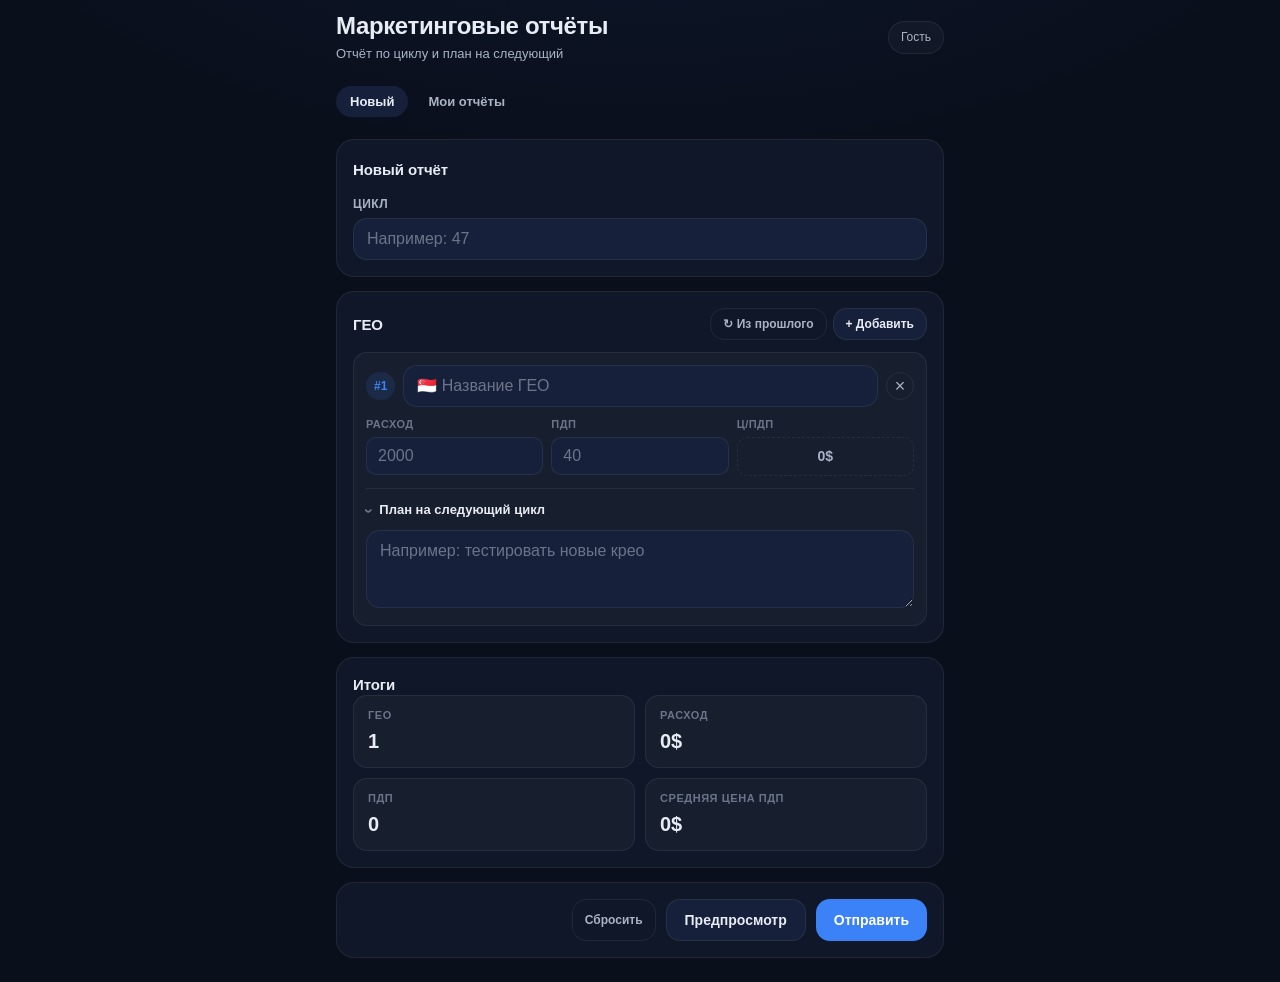
<file: index.html>
<!doctype html>
<html lang="ru">
<head>
  <meta charset="UTF-8" />
  <meta name="viewport" content="width=device-width, initial-scale=1.0, viewport-fit=cover" />
  <title>Marketing Report</title>
  <meta name="theme-color" content="#0a0f1c" />
  <link rel="stylesheet" href="./styles.css?v=243" />
  <script src="https://telegram.org/js/telegram-web-app.js"></script>
</head>
<body class="app-loading">
  <div id="toastContainer" class="toast-container" aria-live="polite"></div>

  <div id="bootScreen" class="boot-screen">
    <div class="boot-loading">
      <div class="boot-spinner" aria-hidden="true"></div>
    </div>
    <div class="boot-denied">
      <div class="denied-icon">🚫</div>
      <h2>Нет доступа</h2>
    </div>
  </div>

  <div class="app">
    <header class="header">
      <div>
        <h1>Маркетинговые отчёты</h1>
        <p class="sub" id="subTitle">Отчёт по циклу и план на следующий</p>
      </div>
      <div class="user-pill" id="userPill">Загрузка…</div>
    </header>

    <nav class="top-tabs" id="topTabs">
      <button type="button" class="tab-btn active" data-view="new-report" id="newReportTab">Новый</button>
      <button type="button" class="tab-btn" data-view="my-reports" id="myReportsTab">Мои отчёты</button>
      <button type="button" class="tab-btn hidden" data-view="admin-cycles" id="adminCyclesTab">Циклы</button>
      <button type="button" class="tab-btn hidden" data-view="admin-history" id="adminHistoryTab">История</button>
    </nav>

    <main class="content">
      <section id="view-new-report" class="view active">
        <section class="card">
          <div class="section-head">
            <h2 id="formTitle">Новый отчёт</h2>
            <span class="badge hidden" id="editBadge">Редактирование</span>
          </div>

          <label for="cycle">Цикл</label>
          <input id="cycle" type="text" inputmode="numeric" placeholder="Например: 47" />
          <input id="editingReportKey" type="hidden" />
        </section>

        <section class="card">
          <div class="section-head">
            <h2>ГЕО</h2>
            <div class="section-actions">
              <button id="copyPrevGeoBtn" type="button" class="btn btn-ghost btn-sm">↻ Из прошлого</button>
              <button id="addGeoBtn" type="button" class="btn btn-secondary btn-sm">+ Добавить</button>
            </div>
          </div>
          <div id="geoList" class="geo-list"></div>
        </section>

        <section class="card totals">
          <h2>Итоги</h2>
          <div class="totals-grid">
            <div><span>ГЕО</span><strong id="totalGeo">0</strong></div>
            <div><span>Расход</span><strong id="totalSpend">0$</strong></div>
            <div><span>ПДП</span><strong id="totalPdp">0</strong></div>
            <div><span>Средняя цена ПДП</span><strong id="totalAvg">0$</strong></div>
          </div>
        </section>

        <section class="card actions">
          <button id="resetBtn" type="button" class="btn btn-ghost btn-sm">Сбросить</button>
          <button id="previewBtn" type="button" class="btn btn-secondary">Предпросмотр</button>
          <button id="submitBtn" type="button" class="btn btn-primary">Отправить</button>
        </section>
      </section>

      <section id="view-my-reports" class="view">
        <div class="view-toolbar">
          <input id="searchMyReports" class="view-search" type="search" placeholder="Поиск (цикл)…" />
          <button id="refreshMyReportsBtn" type="button" class="btn btn-secondary btn-sm" aria-label="Обновить">↻</button>
        </div>
        <div id="myReportsList" class="list-wrap">
          <div class="skeleton-card"><div class="skeleton-line" style="width:35%"></div><div class="skeleton-line skeleton-line-tall" style="width:60%"></div><div class="skeleton-line" style="width:80%"></div></div>
        </div>
      </section>

      <section id="view-admin-cycles" class="view">
        <div class="view-toolbar">
          <input id="searchAdminCycles" class="view-search" type="search" placeholder="Поиск (цикл, маркетолог)…" />
          <button id="refreshAdminCyclesBtn" type="button" class="btn btn-secondary btn-sm" aria-label="Обновить">↻</button>
        </div>
        <div id="adminCyclesList" class="list-wrap">
          <div class="skeleton-card"><div class="skeleton-line" style="width:35%"></div><div class="skeleton-line skeleton-line-tall" style="width:60%"></div><div class="skeleton-line" style="width:80%"></div></div>
        </div>
      </section>

      <section id="view-admin-history" class="view">
        <div class="view-toolbar">
          <input id="searchAdminHistory" class="view-search" type="search" placeholder="Поиск (цикл, маркетолог)…" />
          <button id="refreshAdminHistoryBtn" type="button" class="btn btn-secondary btn-sm" aria-label="Обновить">↻</button>
        </div>
        <div id="adminHistoryList" class="list-wrap">
          <div class="skeleton-card"><div class="skeleton-line" style="width:35%"></div><div class="skeleton-line skeleton-line-tall" style="width:60%"></div><div class="skeleton-line" style="width:80%"></div></div>
        </div>
      </section>

      <section id="previewCard" class="card preview hidden">
        <div class="section-head">
          <h2>Предпросмотр</h2>
          <button id="closePreviewBtn" type="button" class="btn btn-ghost btn-sm">Закрыть</button>
        </div>
        <pre id="previewText"></pre>
      </section>
    </main>
  </div>

  <div id="geoSuggestions" class="geo-suggestions hidden"></div>

  <template id="geoTemplate">
    <article class="geo-item">
      <div class="geo-top">
        <span class="geo-number">#1</span>
        <input class="geo-input" type="text" placeholder="🇸🇬 Название ГЕО" autocomplete="off" />
        <button type="button" class="remove-geo btn-icon-close" aria-label="Удалить">×</button>
      </div>

      <div class="geo-metrics">
        <div class="geo-metric">
          <label>Расход</label>
          <input class="spend-input" type="text" inputmode="decimal" placeholder="2000" />
        </div>
        <div class="geo-metric">
          <label>ПДП</label>
          <input class="pdp-input" type="text" inputmode="decimal" placeholder="40" />
        </div>
        <div class="geo-metric geo-metric-readonly">
          <label>Ц/ПДП</label>
          <div class="avg-output">0$</div>
        </div>
      </div>

      <details class="plan-details" open>
        <summary>План на следующий цикл</summary>
        <textarea class="plan-input" rows="3" placeholder="Например: тестировать новые крео"></textarea>
      </details>
    </article>
  </template>

  <script src="./countries.js?v=243"></script>
  <script src="./app.js?v=243"></script>
</body>
</html>
</file>
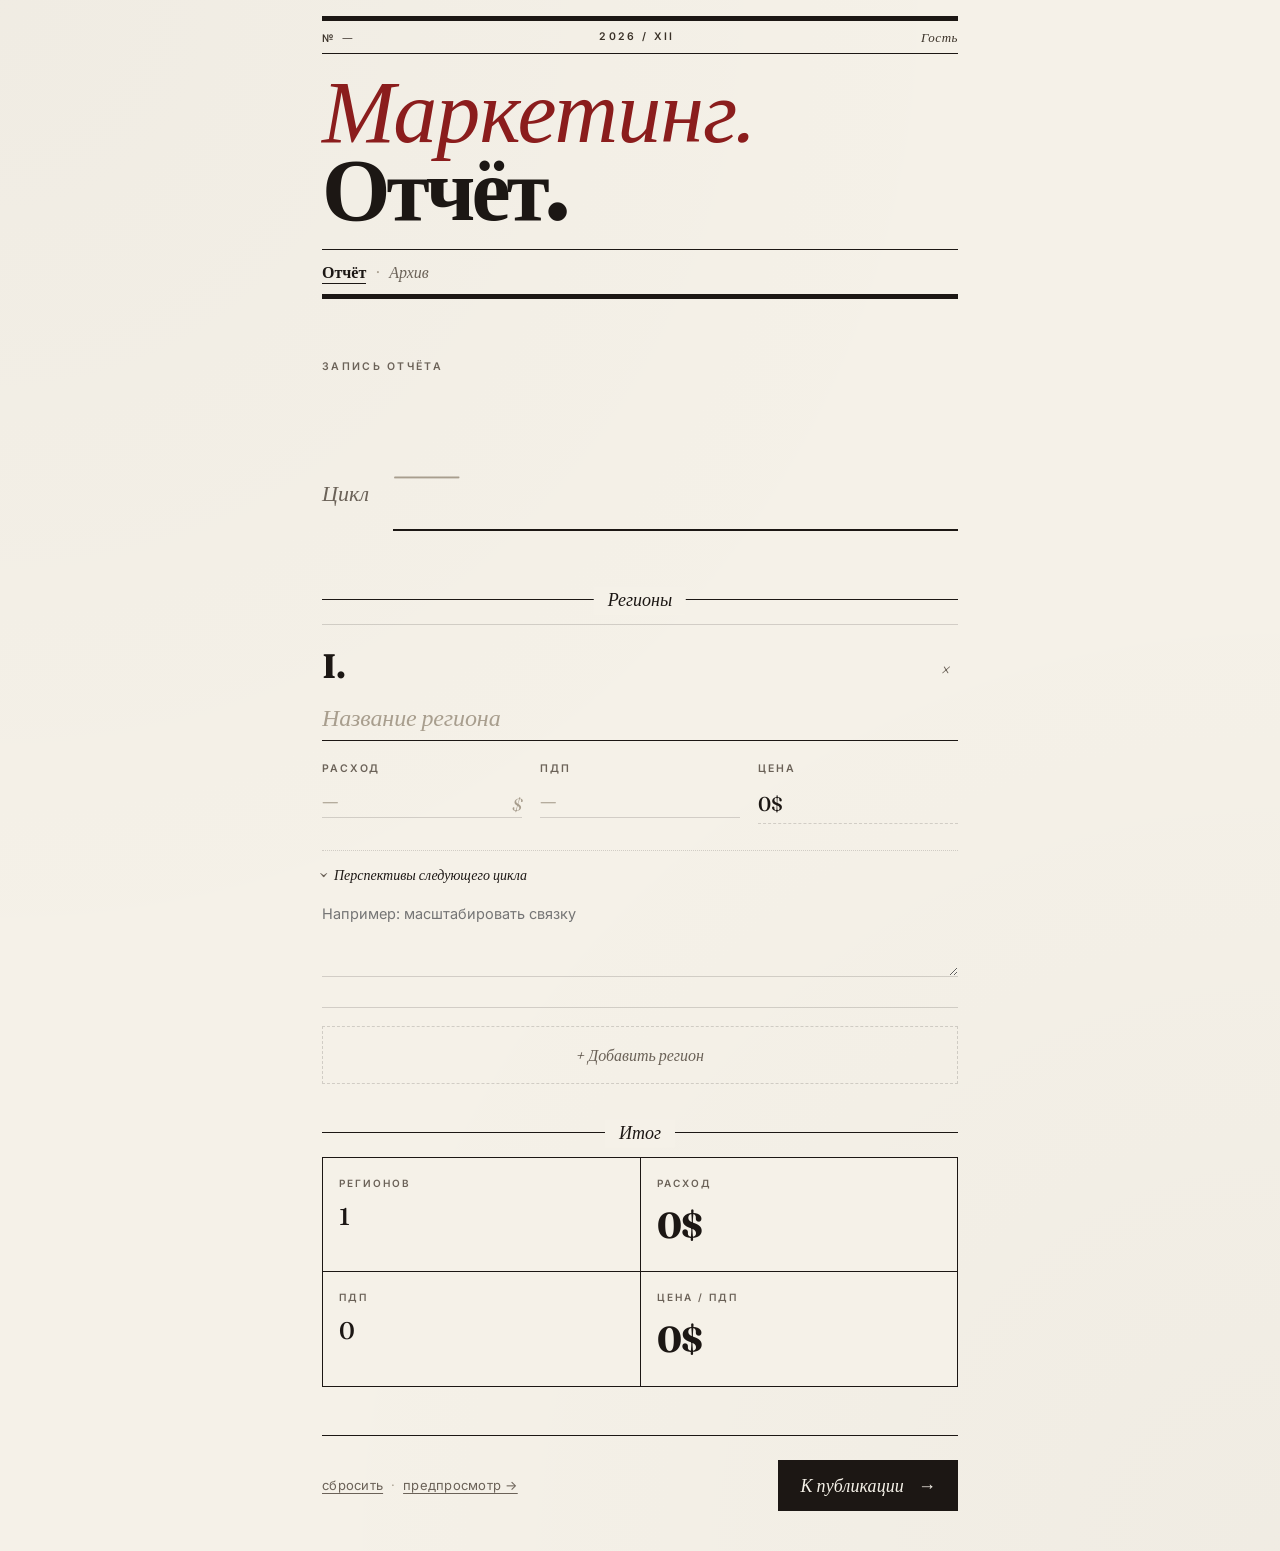
<file: mui/index.html>
<!doctype html>
<html lang="ru">
<head>
  <meta charset="UTF-8" />
  <meta name="viewport" content="width=device-width, initial-scale=1.0, viewport-fit=cover" />
  <title>Marketing Report — Editorial Draft</title>
  <meta name="theme-color" content="#f5f1e8" />
  <link rel="preconnect" href="https://fonts.googleapis.com">
  <link rel="preconnect" href="https://fonts.gstatic.com" crossorigin>
  <link rel="stylesheet" href="https://fonts.googleapis.com/css2?family=Fraunces:opsz,wght@9..144,400;9..144,500;9..144,700;9..144,900&family=Inter:wght@400;500;600&display=swap">
  <link rel="stylesheet" href="./styles.css?v=ed1" />
  <script src="https://telegram.org/js/telegram-web-app.js"></script>
</head>
<body>
  <div id="toastContainer" class="toast-container" aria-live="polite"></div>

  <main class="page">

    <header class="masthead">
      <div class="mast-rule mast-rule-thick"></div>
      <div class="mast-band">
        <span class="mast-issue">№ <span id="mastIssueNum">—</span></span>
        <span class="mast-date" id="mastDate">2026 / IV</span>
        <span class="mast-byline" id="userPill">…</span>
      </div>
      <div class="mast-rule"></div>
      <h1 class="mast-title"><em>Маркетинг.</em><br/>Отчёт.</h1>
      <div class="mast-rule"></div>
      <nav class="mast-nav" id="topTabs">
        <button type="button" class="tab-btn nav-link active" data-view="new-report">Отчёт</button>
        <span class="nav-sep">·</span>
        <button type="button" class="tab-btn nav-link" data-view="my-reports">Архив</button>
        <span class="nav-sep tab-sep-admin hidden">·</span>
        <button type="button" class="tab-btn nav-link hidden" data-view="admin-cycles" id="adminCyclesTab">Циклы</button>
        <span class="nav-sep tab-sep-admin hidden">·</span>
        <button type="button" class="tab-btn nav-link hidden" data-view="admin-history" id="adminHistoryTab">Хроника</button>
      </nav>
      <div class="mast-rule mast-rule-thick"></div>
    </header>

    <section id="view-new-report" class="view active">

      <article class="dossier">
        <div class="dossier-eyebrow">
          <span id="formTitle">Запись отчёта</span>
          <span class="badge hidden" id="editBadge">Правка</span>
        </div>
        <div class="dossier-cycle">
          <label for="cycle" class="dossier-cycle-label">Цикл</label>
          <input id="cycle" type="text" inputmode="numeric" class="dossier-cycle-input" placeholder="—" />
          <input id="editingReportKey" type="hidden" />
        </div>
      </article>

      <div class="section-rule">
        <span class="section-rule-label">Регионы</span>
      </div>

      <ol id="geoList" class="geo-list"></ol>

      <button id="addGeoBtn" type="button" class="add-row">+ Добавить регион</button>

      <div class="section-rule">
        <span class="section-rule-label">Итог</span>
      </div>

      <article class="totals">
        <div class="totals-grid">
          <div class="tot"><span>Регионов</span><strong id="totalGeo">0</strong></div>
          <div class="tot tot-big"><span>Расход</span><strong id="totalSpend">0$</strong></div>
          <div class="tot"><span>ПДП</span><strong id="totalPdp">0</strong></div>
          <div class="tot tot-big"><span>Цена / ПДП</span><strong id="totalAvg">0$</strong></div>
        </div>
      </article>

      <div class="colophon-rule"></div>

      <footer class="colophon">
        <div class="colophon-meta">
          <button id="resetBtn" type="button" class="ink-link">сбросить</button>
          <span class="ink-link-sep">·</span>
          <button id="previewBtn" type="button" class="ink-link">предпросмотр →</button>
        </div>
        <button id="submitBtn" type="button" class="press">
          <span class="press-label">К публикации</span>
          <span class="press-arrow">→</span>
        </button>
      </footer>
    </section>

    <section id="view-my-reports" class="view">
      <header class="archive-head">
        <h2>Архив отчётов</h2>
        <button id="refreshMyReportsBtn" type="button" class="ink-link" aria-label="Обновить">↻ обновить</button>
      </header>
      <div id="myReportsList" class="list-wrap">
        <div class="empty-state">Загрузка…</div>
      </div>
    </section>

    <section id="view-admin-cycles" class="view">
      <header class="archive-head">
        <h2>Циклы</h2>
        <button id="refreshAdminCyclesBtn" type="button" class="ink-link" aria-label="Обновить">↻ обновить</button>
      </header>
      <div id="adminCyclesList" class="list-wrap">
        <div class="empty-state">Загрузка…</div>
      </div>
    </section>

    <section id="view-admin-history" class="view">
      <header class="archive-head">
        <h2>Хроника изменений</h2>
        <button id="refreshAdminHistoryBtn" type="button" class="ink-link" aria-label="Обновить">↻ обновить</button>
      </header>
      <div id="adminHistoryList" class="list-wrap">
        <div class="empty-state">Загрузка…</div>
      </div>
    </section>

    <section id="previewCard" class="preview-sheet hidden">
      <header class="preview-head">
        <h2>Предпросмотр</h2>
        <button id="closePreviewBtn" type="button" class="ink-link">закрыть ✕</button>
      </header>
      <pre id="previewText"></pre>
    </section>
  </main>

  <template id="geoTemplate">
    <li class="geo-item">
      <div class="geo-mark">
        <span class="geo-number">I.</span>
        <button type="button" class="remove-geo geo-remove" aria-label="Удалить">×</button>
      </div>

      <input class="geo-input" type="text" placeholder="Название региона" />

      <div class="geo-meta">
        <div class="m-cell">
          <label>Расход</label>
          <input class="spend-input" type="text" inputmode="decimal" placeholder="—" />
          <span class="m-suffix">$</span>
        </div>
        <div class="m-cell">
          <label>ПДП</label>
          <input class="pdp-input" type="text" inputmode="decimal" placeholder="—" />
        </div>
        <div class="m-cell m-cell-readonly">
          <label>Цена</label>
          <span class="avg-output">—</span>
        </div>
      </div>

      <details class="plan-details" open>
        <summary>Перспективы следующего цикла</summary>
        <textarea class="plan-input" rows="3" placeholder="Например: масштабировать связку"></textarea>
      </details>
    </li>
  </template>

  <script>
    // Mirror cycle input into masthead "№ X" so the page header reads
    // like an issue number — pure cosmetic, doesn't touch app.js logic.
    (function () {
      const cycle = document.getElementById('cycle');
      const out = document.getElementById('mastIssueNum');
      const update = () => {
        const v = (cycle.value || '').trim();
        out.textContent = v || '—';
      };
      cycle.addEventListener('input', update);
      // App.js may set cycle.value when editing — observe via mutation
      const mo = new MutationObserver(update);
      mo.observe(cycle, { attributes: true, attributeFilter: ['value'] });
      // Polling fallback (cheap), in case .value is set programmatically
      let last = '';
      setInterval(() => { if (cycle.value !== last) { last = cycle.value; update(); } }, 400);
      update();

      // Year label
      const dateEl = document.getElementById('mastDate');
      if (dateEl) {
        const d = new Date();
        const month = ['I','II','III','IV','V','VI','VII','VIII','IX','X','XI','XII'][d.getMonth()];
        dateEl.textContent = d.getFullYear() + ' / ' + month;
      }

      // Show admin separators when admin tabs become visible
      const observeAdmin = () => {
        const isAdmin = !document.getElementById('adminCyclesTab').classList.contains('hidden');
        document.querySelectorAll('.tab-sep-admin').forEach(s => s.classList.toggle('hidden', !isAdmin));
      };
      const adminMo = new MutationObserver(observeAdmin);
      adminMo.observe(document.getElementById('adminCyclesTab'), { attributes: true, attributeFilter: ['class'] });
      observeAdmin();
    })();
  </script>

  <script src="../app.js?v=ed1"></script>
</body>
</html>
</file>
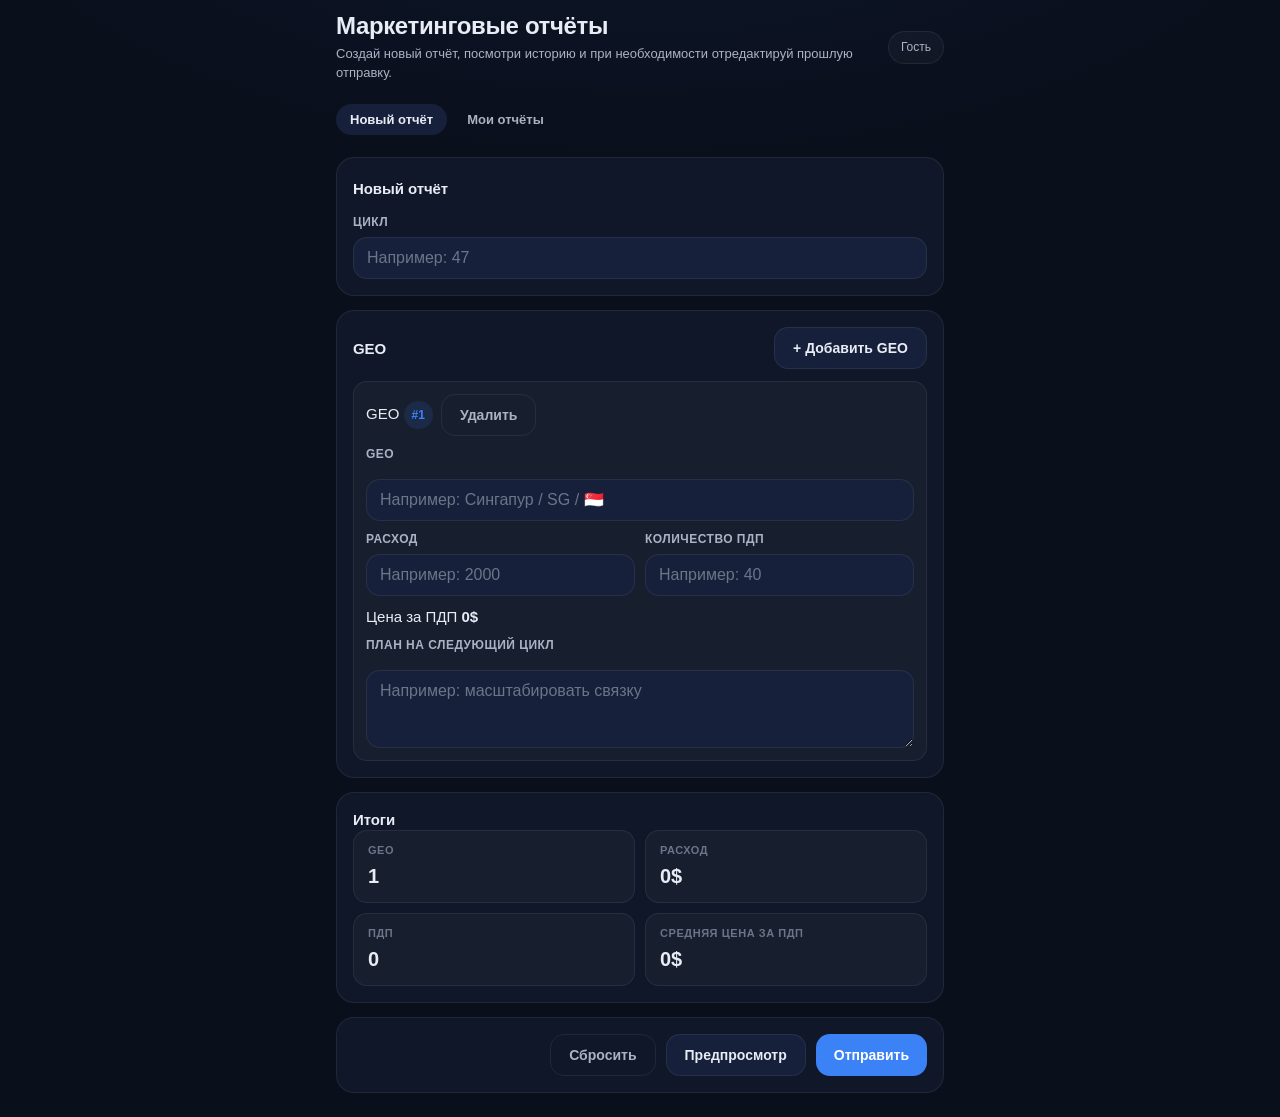
<file: index (1).html>
<!doctype html>
<html lang="ru">
<head>
  <meta charset="UTF-8" />
  <meta name="viewport" content="width=device-width, initial-scale=1.0, viewport-fit=cover" />
  <title>Marketing Report Mini App</title>
  <meta name="theme-color" content="#0f172a" />
  <link rel="stylesheet" href="./styles.css?v=200" />
  <script src="https://telegram.org/js/telegram-web-app.js"></script>
</head>
<body>
  <div class="app">
    <header class="header">
      <div>
        <div class="eyebrow">Telegram Mini App</div>
        <h1>Маркетинговые отчёты</h1>
        <p class="sub" id="subTitle">Создай новый отчёт, посмотри историю и при необходимости отредактируй прошлую отправку.</p>
      </div>
      <div class="user-pill" id="userPill">Загрузка…</div>
    </header>

    <nav class="top-tabs" id="topTabs">
      <button type="button" class="tab-btn active" data-view="new-report">Новый отчёт</button>
      <button type="button" class="tab-btn" data-view="my-reports">Мои отчёты</button>
      <button type="button" class="tab-btn hidden" data-view="admin-cycles" id="adminCyclesTab">Циклы</button>
      <button type="button" class="tab-btn hidden" data-view="admin-history" id="adminHistoryTab">История</button>
    </nav>

    <main class="content">
      <section id="view-new-report" class="view active">
        <section class="card">
          <div class="section-head">
            <h2 id="formTitle">Новый отчёт</h2>
            <span class="badge hidden" id="editBadge">Режим редактирования</span>
          </div>

          <label for="cycle">Цикл</label>
          <input id="cycle" type="text" placeholder="Например: 47" />
          <input id="editingReportKey" type="hidden" />
        </section>

        <section class="card">
          <div class="section-head">
            <h2>GEO</h2>
            <button id="addGeoBtn" type="button" class="btn btn-secondary">+ Добавить GEO</button>
          </div>
          <div id="geoList" class="geo-list"></div>
        </section>

        <section class="card totals">
          <h2>Итоги</h2>
          <div class="totals-grid">
            <div><span>GEO</span><strong id="totalGeo">0</strong></div>
            <div><span>Расход</span><strong id="totalSpend">0$</strong></div>
            <div><span>ПДП</span><strong id="totalPdp">0</strong></div>
            <div><span>Средняя цена за ПДП</span><strong id="totalAvg">0$</strong></div>
          </div>
        </section>

        <section class="card actions">
          <button id="resetBtn" type="button" class="btn btn-ghost">Сбросить</button>
          <button id="previewBtn" type="button" class="btn btn-secondary">Предпросмотр</button>
          <button id="submitBtn" type="button" class="btn btn-primary">Отправить</button>
        </section>
      </section>

      <section id="view-my-reports" class="view">
        <section class="card">
          <div class="section-head">
            <h2>Мои отчёты</h2>
            <button id="refreshMyReportsBtn" type="button" class="btn btn-secondary">Обновить</button>
          </div>
          <div id="myReportsList" class="list-wrap">
            <div class="empty-state">Загрузка…</div>
          </div>
        </section>
      </section>

      <section id="view-admin-cycles" class="view">
        <section class="card">
          <div class="section-head">
            <h2>Циклы</h2>
            <button id="refreshAdminCyclesBtn" type="button" class="btn btn-secondary">Обновить</button>
          </div>
          <div id="adminCyclesList" class="list-wrap">
            <div class="empty-state">Загрузка…</div>
          </div>
        </section>
      </section>

      <section id="view-admin-history" class="view">
        <section class="card">
          <div class="section-head">
            <h2>История изменений</h2>
            <button id="refreshAdminHistoryBtn" type="button" class="btn btn-secondary">Обновить</button>
          </div>
          <div id="adminHistoryList" class="list-wrap">
            <div class="empty-state">Загрузка…</div>
          </div>
        </section>
      </section>

      <section id="previewCard" class="card preview hidden">
        <div class="section-head">
          <h2>Предпросмотр</h2>
          <button id="closePreviewBtn" type="button" class="btn btn-ghost">Закрыть</button>
        </div>
        <pre id="previewText"></pre>
      </section>

      <section id="statusCard" class="card status hidden">
        <div id="statusText"></div>
      </section>
    </main>
  </div>

  <template id="geoTemplate">
    <article class="geo-item">
      <div class="geo-top">
        <div class="geo-title">GEO <span class="geo-number"></span></div>
        <button type="button" class="remove-geo btn btn-ghost">Удалить</button>
      </div>

      <label>GEO</label>
      <input class="geo-input" type="text" placeholder="Например: Сингапур / SG / 🇸🇬" />

      <div class="grid-2">
        <div>
          <label>Расход</label>
          <input class="spend-input" type="text" inputmode="decimal" placeholder="Например: 2000" />
        </div>
        <div>
          <label>Количество ПДП</label>
          <input class="pdp-input" type="text" inputmode="decimal" placeholder="Например: 40" />
        </div>
      </div>

      <div class="readonly-row">
        <span>Цена за ПДП</span>
        <strong class="avg-output">0$</strong>
      </div>

      <label>План на следующий цикл</label>
      <textarea class="plan-input" rows="3" placeholder="Например: масштабировать связку"></textarea>
    </article>
  </template>

  <script src="./app.js?v=200"></script>
</body>
</html>
</file>
<file: styles.css>
:root{
  color-scheme: dark;

  --bg: #0a0f1c;
  --bg-grad: radial-gradient(1200px 600px at 50% -200px, rgba(59,130,246,0.08), transparent 60%);
  --surface: #101728;
  --surface-2: #16203a;
  --surface-3: rgba(255,255,255,0.03);

  --text: #e8ecf5;
  --text-dim: #aab3c5;
  --muted: #6b7488;

  --line: rgba(255,255,255,0.07);
  --line-strong: rgba(255,255,255,0.14);

  --accent: #3b82f6;
  --accent-hover: #2563eb;
  --accent-soft: rgba(59,130,246,0.12);

  --success: #10b981;
  --success-soft: rgba(16,185,129,0.12);
  --warning: #f59e0b;
  --warning-soft: rgba(245,158,11,0.14);
  --danger: #ef4444;
  --danger-soft: rgba(239,68,68,0.12);

  --radius-sm: 10px;
  --radius-md: 14px;
  --radius-lg: 18px;
  --radius-pill: 999px;

  --shadow-sm: 0 1px 2px rgba(0,0,0,0.25);
  --shadow-md: 0 8px 24px rgba(0,0,0,0.35);
  --shadow-focus: 0 0 0 3px var(--accent-soft);

  --header-pad-top: max(12px, env(safe-area-inset-top));
}

*{box-sizing:border-box}
*::-webkit-tap-highlight-color{background:transparent}
html,body{margin:0;padding:0;background:var(--bg);color:var(--text);font-family:-apple-system,BlinkMacSystemFont,"SF Pro Text","Segoe UI",Inter,Roboto,sans-serif;font-size:15px;line-height:1.4;-webkit-font-smoothing:antialiased;min-height:100%}
body{min-height:100dvh;background-image:var(--bg-grad);background-repeat:no-repeat}

.app{
  max-width: 640px;
  margin: 0 auto;
  padding: var(--header-pad-top) 16px calc(24px + env(safe-area-inset-bottom));
}

/* Header */
.header{
  display:flex;
  align-items:center;
  justify-content:space-between;
  gap:12px;
  margin-bottom:18px;
}
.header > div{min-width:0}
.eyebrow{display:none}
h1,h2,h3{margin:0;font-weight:700;letter-spacing:-0.015em}
h1{font-size:clamp(20px,5.5vw,24px);line-height:1.2}
h2{font-size:15px;font-weight:700;letter-spacing:-0.005em}
h3{font-size:15px;font-weight:700}
.sub{margin:4px 0 0;color:var(--text-dim);font-size:13px;line-height:1.45}
.user-pill{
  flex-shrink:0;
  display:inline-flex;align-items:center;gap:6px;
  padding:7px 12px;
  border:1px solid var(--line);
  border-radius:var(--radius-pill);
  background:var(--surface-3);
  font-size:12px;font-weight:500;color:var(--text-dim);
  white-space:nowrap;max-width:45vw;overflow:hidden;text-overflow:ellipsis
}

/* Tabs */
.top-tabs{
  display:flex;gap:6px;overflow-x:auto;overflow-y:hidden;
  padding:4px;
  margin:0 -4px 18px;
  scrollbar-width:none;
}
.top-tabs::-webkit-scrollbar{display:none}
.tab-btn{
  border:none;border-radius:var(--radius-pill);
  padding:8px 14px;
  background:transparent;color:var(--text-dim);
  font-size:13px;font-weight:600;
  cursor:pointer;white-space:nowrap;
  transition:background .15s ease, color .15s ease;
}
.tab-btn:hover{color:var(--text)}
.tab-btn.active{background:var(--surface-2);color:var(--text)}

/* Content + cards */
.content{display:grid;gap:14px}
.view{display:none;gap:14px}
.view.active{display:grid}
.card{
  background:var(--surface);
  border:1px solid var(--line);
  border-radius:var(--radius-lg);
  padding:16px;
}
.section-head{
  display:flex;align-items:center;justify-content:space-between;gap:10px;
  margin-bottom:12px;min-height:28px
}
.section-head h2, .section-head h3{flex:1;min-width:0}
.section-actions{display:flex;gap:6px;flex-shrink:0}

/* Inputs */
label{display:block;font-size:12px;font-weight:600;color:var(--text-dim);margin-bottom:6px;text-transform:uppercase;letter-spacing:0.04em}
input,textarea{
  width:100%;border:1px solid var(--line);
  background:var(--surface-2);color:var(--text);
  border-radius:var(--radius-md);
  padding:11px 13px;font-size:16px;font-family:inherit;
  outline:none;appearance:none;-webkit-appearance:none;
  transition:border-color .15s ease, box-shadow .15s ease;
}
textarea{resize:vertical;min-height:64px}
input::placeholder, textarea::placeholder{color:var(--muted)}
input:focus,textarea:focus{border-color:var(--accent);box-shadow:var(--shadow-focus)}

/* GEO block */
.geo-suggestions{
  position:absolute;
  z-index:200;
  background:var(--surface);
  border:1px solid var(--line-strong);
  border-radius:var(--radius-md);
  box-shadow:0 12px 32px rgba(0,0,0,0.45);
  padding:4px;
  max-height:280px;overflow-y:auto;
  font-size:14px;
}
.geo-suggestion-item{
  padding:8px 10px;
  border-radius:8px;
  color:var(--text);
  cursor:pointer;
  white-space:nowrap;overflow:hidden;text-overflow:ellipsis;
}
.geo-suggestion-item:hover{background:var(--surface-2)}

.geo-list{display:grid;gap:10px}
.geo-item{
  border:1px solid var(--line);
  border-radius:var(--radius-md);
  padding:12px;
  background:var(--surface-3);
  display:grid;gap:10px
}
.geo-top{
  display:flex;align-items:center;gap:8px
}
.geo-number{
  flex-shrink:0;
  display:inline-flex;align-items:center;justify-content:center;
  min-width:28px;height:28px;padding:0 8px;
  border-radius:var(--radius-pill);
  background:var(--accent-soft);color:var(--accent);
  font-size:12px;font-weight:700;font-variant-numeric:tabular-nums
}
.geo-top .geo-input{flex:1;min-width:0}
.btn-icon-close{
  flex-shrink:0;
  display:inline-flex;align-items:center;justify-content:center;
  width:28px;height:28px;padding:0;
  border:1px solid var(--line);
  border-radius:var(--radius-pill);
  background:transparent;color:var(--text-dim);
  font-size:18px;line-height:1;font-weight:400;
  cursor:pointer;
  transition:background .15s ease, color .15s ease, border-color .15s ease;
}
.btn-icon-close:hover{background:var(--danger-soft);color:var(--danger);border-color:var(--danger)}

/* GEO metrics row: Spend | PDP | Avg */
.geo-metrics{display:grid;grid-template-columns:1fr 1fr 1fr;gap:8px}
.geo-metric label{
  display:block;
  font-size:11px;font-weight:600;color:var(--muted);
  margin-bottom:4px;text-transform:uppercase;letter-spacing:0.04em
}
.geo-metric input{padding:9px 11px;font-size:16px;border-radius:var(--radius-sm)}
.geo-metric-readonly .avg-output{
  display:flex;align-items:center;justify-content:center;
  padding:9px 11px;
  border:1px dashed var(--line);
  border-radius:var(--radius-sm);
  background:transparent;
  color:var(--text-dim);font-size:14px;font-weight:600;font-variant-numeric:tabular-nums;
  min-height:38px
}

/* Collapsible plan */
.plan-details{
  border-top:1px solid var(--line);
  padding-top:10px;margin-top:2px
}
.plan-details summary{
  list-style:none;cursor:pointer;
  display:flex;align-items:center;gap:8px;
  padding:2px 0;
  font-size:13px;font-weight:600;color:var(--text-dim);
  transition:color .15s ease;
  user-select:none;
}
.plan-details summary::-webkit-details-marker{display:none}
.plan-details summary::before{
  content:"›";
  display:inline-block;
  transition:transform .15s ease;
  font-size:16px;line-height:1;color:var(--muted);
  transform:rotate(0deg);
}
.plan-details[open] summary::before{transform:rotate(90deg)}
.plan-details:hover summary, .plan-details[open] summary{color:var(--text)}
.plan-details textarea{margin-top:8px}

.grid-2{display:grid;grid-template-columns:1fr 1fr;gap:10px}

/* Totals */
.totals-grid{display:grid;grid-template-columns:repeat(2,1fr);gap:10px}
.totals-grid > div{
  padding:12px 14px;
  border:1px solid var(--line);
  border-radius:var(--radius-md);
  background:var(--surface-3)
}
.totals-grid span{display:block;color:var(--muted);font-size:11px;font-weight:600;text-transform:uppercase;letter-spacing:0.05em;margin-bottom:4px}
.totals-grid strong{font-size:20px;font-weight:700;letter-spacing:-0.01em}

/* Buttons */
.actions{display:flex;gap:10px;justify-content:flex-end;flex-wrap:wrap}
.btn{
  display:inline-flex;align-items:center;justify-content:center;gap:6px;
  border:none;border-radius:var(--radius-md);
  padding:11px 18px;
  font-size:14px;font-weight:600;font-family:inherit;
  cursor:pointer;
  transition:background .15s ease, transform .05s ease, color .15s ease, border-color .15s ease;
  min-height:42px;
}
.btn:active{transform:translateY(1px)}
.btn:disabled{opacity:0.6;cursor:not-allowed}
.btn.is-loading{pointer-events:none}
.btn.is-loading::before{
  content:"";
  display:inline-block;
  width:14px;height:14px;
  border:2px solid currentColor;
  border-right-color:transparent;
  border-radius:50%;
  margin-right:8px;
  animation:btn-spin 0.7s linear infinite;
  vertical-align:-2px;
}
@keyframes btn-spin{to{transform:rotate(360deg)}}
.btn-primary{background:var(--accent);color:#fff}
.btn-primary:hover{background:var(--accent-hover)}
.btn-secondary{background:var(--surface-2);color:var(--text);border:1px solid var(--line)}
.btn-secondary:hover{border-color:var(--line-strong)}
.btn-ghost{background:transparent;color:var(--text-dim);border:1px solid var(--line)}
.btn-ghost:hover{color:var(--text);border-color:var(--line-strong)}
.btn-danger-ghost{background:transparent;color:var(--danger);border:1px solid var(--line);font-size:13px}
.btn-danger-ghost:hover{background:var(--danger-soft);border-color:var(--danger)}
.btn-sm{padding:7px 12px;font-size:12px;min-height:32px;font-weight:600}
.btn-icon{padding:8px;min-height:32px;min-width:32px;font-size:14px}

/* Preview */
.preview pre{
  white-space:pre-wrap;word-break:break-word;margin:0;
  color:var(--text-dim);
  font-family:ui-monospace,SFMono-Regular,Menlo,Consolas,monospace;
  font-size:12.5px;line-height:1.6
}

/* Badge */
.badge{
  display:inline-flex;align-items:center;
  padding:4px 10px;border-radius:var(--radius-pill);
  background:var(--warning-soft);color:var(--warning);
  border:1px solid transparent;
  font-size:11px;font-weight:600;letter-spacing:0.02em
}
.badge-neutral{background:var(--surface-3);color:var(--text-dim);border-color:var(--line)}

/* Lists (my reports / admin cards) */
.list-wrap{display:grid;gap:10px}
.view-toolbar{display:flex;align-items:center;gap:10px;padding:2px 0}
.view-search{
  flex:1;min-width:0;
  background:var(--surface);
  border:1px solid var(--line);
  border-radius:var(--radius-md);
  padding:8px 12px;
  color:var(--text);
  font-family:inherit;font-size:16px;
  outline:none;
  transition:border-color .15s
}
.view-search:focus{border-color:var(--accent)}
.view-search::placeholder{color:var(--muted)}

.delta{
  display:inline-block;margin-left:6px;
  font-size:11px;font-weight:600;font-variant-numeric:tabular-nums;
  letter-spacing:-0.01em
}
.kpi .delta-up,.delta-up{color:var(--success)!important}
.kpi .delta-down,.delta-down{color:var(--danger)!important}
.kpi .delta-zero,.delta-zero{color:var(--muted)!important}
.report-card,.cycle-card,.history-card{
  border:1px solid var(--line);
  border-radius:var(--radius-md);
  padding:14px;
  background:var(--surface-3);
  display:grid;gap:10px;
  transition:border-color .15s ease, background .15s ease;
}
.report-card:hover,.cycle-card:hover,.history-card:hover{border-color:var(--line-strong)}
.cycle-card-active{
  border-color:var(--accent);
  box-shadow:0 0 0 1px var(--accent-soft) inset
}
.badge-active{
  background:var(--accent-soft);
  color:var(--accent);
  margin-left:6px;
  font-size:11px;
  vertical-align:middle
}
.meta-row{display:flex;gap:10px;flex-wrap:wrap;color:var(--text-dim);font-size:12px}
.card-actions{display:flex;gap:8px;flex-wrap:wrap}

/* Empty state */
.empty-state{
  padding:24px 16px;
  border:1px dashed var(--line);
  border-radius:var(--radius-md);
  color:var(--muted);text-align:center;font-size:13px
}

/* Skeleton loaders for list views */
.skeleton-card{
  position:relative;overflow:hidden;
  background:var(--surface);
  border:1px solid var(--line);
  border-radius:var(--radius-md);
  padding:14px;
  display:grid;gap:10px;
}
.skeleton-card + .skeleton-card{margin-top:10px}
.skeleton-line{
  height:12px;border-radius:6px;
  background:var(--surface-2);
}
.skeleton-line-tall{height:18px}
.skeleton-card::after{
  content:"";
  position:absolute;inset:0;
  background:linear-gradient(90deg, transparent, rgba(255,255,255,0.04), transparent);
  transform:translateX(-100%);
  animation:skeleton-shimmer 1.4s infinite;
}
@keyframes skeleton-shimmer{
  100% { transform: translateX(100%); }
}

/* Boot screen — covers everything until role resolves */
.boot-screen{
  position:fixed;inset:0;z-index:50;
  display:none;align-items:center;justify-content:center;
  padding:24px;
  background:var(--bg);
  background-image:var(--bg-grad);
}
body.app-loading .boot-screen,
body.app-denied .boot-screen{display:flex}
body.app-loading .app,
body.app-denied .app{display:none!important}

.boot-loading{display:none;align-items:center;justify-content:center}
body.app-loading .boot-loading{display:flex}
.boot-spinner{
  width:32px;height:32px;
  border:3px solid var(--line-strong);
  border-top-color:var(--accent);
  border-radius:50%;
  animation:btn-spin 0.8s linear infinite;
}

.boot-denied{display:none;text-align:center;max-width:420px;width:100%}
body.app-denied .boot-denied{display:block}
.boot-denied .denied-icon{font-size:48px;line-height:1;margin-bottom:14px}
.boot-denied h2{font-size:20px;font-weight:700;margin:0 0 10px}
.boot-denied p{margin:0 0 10px;color:var(--text-dim);line-height:1.5;font-size:14px}
.boot-denied .denied-meta{
  font-family:ui-monospace,SFMono-Regular,Menlo,monospace;
  font-size:12px;color:var(--muted);
  padding:6px 10px;
  background:var(--surface);
  border:1px solid var(--line);
  border-radius:var(--radius-sm);
  display:inline-block;
  margin-bottom:14px
}
.boot-denied a{color:var(--accent);text-decoration:none;font-weight:600}
.boot-denied a:hover{text-decoration:underline}

/* Report item rows (inside my-reports cards) */
.report-items{
  display:grid;gap:4px;
  padding-top:10px;margin-top:4px;
  border-top:1px dashed var(--line)
}
.report-item{
  display:flex;align-items:center;justify-content:space-between;gap:12px;
  padding:6px 0;font-size:13px;line-height:1.3
}
.report-item + .report-item{border-top:1px solid var(--line)}
.report-item-name{
  color:var(--text);font-weight:500;
  min-width:0;overflow:hidden;text-overflow:ellipsis;white-space:nowrap
}
.report-item-stats{
  color:var(--text-dim);font-size:12.5px;font-variant-numeric:tabular-nums;
  white-space:nowrap;flex-shrink:0
}

/* History diff markers (admin "История") */
.diff-items .report-item{
  display:flex;flex-direction:column;gap:4px;
  padding:6px 8px;border-radius:8px;
  border-top:none
}
.diff-items .report-item-row{
  display:flex;align-items:center;justify-content:space-between;gap:10px
}
.diff-items .report-item + .report-item{border-top:1px solid var(--line);margin-top:4px;padding-top:8px}
.diff-marker{
  flex-shrink:0;
  display:inline-flex;align-items:center;justify-content:center;
  min-width:18px;height:18px;
  border-radius:5px;
  font-size:11px;font-weight:700;
  font-variant-numeric:tabular-nums
}
.diff-prev, .diff-plan{
  font-size:12px;color:var(--text-dim);
  padding-left:26px;
  font-variant-numeric:tabular-nums;
  word-break:break-word
}
.diff-prev s, .diff-plan s{color:var(--muted);text-decoration-thickness:1px}

.report-item.is-added{background:rgba(16,185,129,0.06)}
.report-item.is-added .diff-marker{background:rgba(16,185,129,0.18);color:var(--success)}

.report-item.is-changed{background:rgba(245,158,11,0.06)}
.report-item.is-changed .diff-marker{background:rgba(245,158,11,0.18);color:var(--warning)}

.report-item.is-removed{background:rgba(239,68,68,0.06)}
.report-item.is-removed .diff-marker{background:rgba(239,68,68,0.18);color:var(--danger)}
.report-item.is-removed .report-item-name{color:var(--text-dim)}

.report-item.is-unchanged{opacity:0.7}

.badge-neutral{background:var(--surface-3);color:var(--text-dim);border:1px solid var(--line)}

/* Admin cycle breakdown — who filled / didn't fill */
.status-list{
  display:grid;gap:12px;
  padding-top:10px;margin-top:4px;
  border-top:1px dashed var(--line)
}
.status-group{display:grid;gap:4px}
.status-group-title{
  font-size:11px;font-weight:600;color:var(--muted);
  letter-spacing:0.05em;text-transform:uppercase;
  margin-bottom:2px
}
.status-row{
  display:flex;align-items:center;gap:8px;
  padding:5px 8px;
  border-radius:8px;
  font-size:13px;line-height:1.3
}
.status-row.status-filled{background:rgba(16,185,129,0.06);color:var(--text)}
.status-row.status-clickable{cursor:pointer;transition:background .15s}
.status-row.status-clickable:hover{background:rgba(16,185,129,0.14)}
.status-row.status-missing{background:rgba(239,68,68,0.08);color:var(--text)}
.status-row.status-empty{color:var(--muted);background:transparent;padding:4px 8px}
.status-mark{flex-shrink:0;font-size:12px}
.status-meta{color:var(--text-dim);font-size:12px;font-weight:500;margin-left:4px}
.tg-link{color:var(--accent);text-decoration:none;font-weight:500}
.tg-link:hover{text-decoration:underline}
.status-meta .tg-link{color:var(--text-dim)}
.status-meta .tg-link:hover{color:var(--accent)}

/* Meta stamp (date next to card title) */
.meta-stamp{
  color:var(--muted);font-size:12px;font-weight:500;font-variant-numeric:tabular-nums;
  flex-shrink:0
}

/* KPI */
.kpi-row{display:grid;grid-template-columns:repeat(4,1fr);gap:8px}
.kpi-row-3{grid-template-columns:repeat(3,1fr)}
.kpi{
  padding:10px 12px;
  border:1px solid var(--line);
  border-radius:var(--radius-sm);
  background:var(--surface-3)
}
.kpi span{display:block;color:var(--muted);font-size:11px;font-weight:500;margin-bottom:3px}
.kpi strong{font-size:14px;font-weight:700;letter-spacing:-0.005em}

/* Toast */
.toast-container{
  position:fixed;
  top:max(12px, env(safe-area-inset-top));
  left:50%;transform:translateX(-50%);
  display:flex;flex-direction:column;gap:8px;
  pointer-events:none;
  z-index:100;
  width:calc(100% - 32px);max-width:520px
}
.toast{
  pointer-events:auto;
  padding:12px 16px;
  border-radius:var(--radius-md);
  background:var(--surface);
  border:1px solid var(--line-strong);
  color:var(--text);
  font-size:13.5px;font-weight:500;
  box-shadow:var(--shadow-md);
  opacity:0;transform:translateY(-8px);
  animation:toast-in .2s ease forwards;
}
.toast.out{animation:toast-out .2s ease forwards}
.toast-success{border-color:var(--success);background:linear-gradient(var(--success-soft),var(--success-soft)),var(--surface)}
.toast-error{border-color:var(--danger);background:linear-gradient(var(--danger-soft),var(--danger-soft)),var(--surface)}
.toast-warning{border-color:var(--warning);background:linear-gradient(var(--warning-soft),var(--warning-soft)),var(--surface)}
@keyframes toast-in{to{opacity:1;transform:translateY(0)}}
@keyframes toast-out{to{opacity:0;transform:translateY(-8px)}}

/* Utility */
.hidden{display:none!important}
.details-box{margin-top:10px;padding-top:10px;border-top:1px dashed var(--line)}

/* Responsive */
@media (max-width:420px){
  .kpi-row{grid-template-columns:repeat(2,1fr)}
  .kpi-row-3{grid-template-columns:repeat(3,1fr)}
  .user-pill{max-width:40vw}
}
@media (max-width:360px){
  .totals-grid{grid-template-columns:1fr}
}
</file>
<file: mui/styles.css>
/* Editorial / magazine layout — warm cream paper, serif headlines, hairline rules */
:root{
  color-scheme: light;

  --bg: #f5f1e8;
  --bg-warm: #ede7d8;
  --ink: #1c1714;
  --ink-soft: #3a3128;
  --ink-muted: #6b6258;
  --ink-faint: #a89e8e;
  --ink-line: rgba(28,23,20,0.16);
  --ink-line-strong: rgba(28,23,20,0.32);
  --accent: #8b1d1d;
  --accent-soft: rgba(139,29,29,0.08);
  --selection: rgba(139,29,29,0.18);
  --error: #8b1d1d;
  --success: #2d4a2b;
  --warning: #8a6a14;
}

*{box-sizing:border-box}
*::-webkit-tap-highlight-color{background:transparent}
::selection{background:var(--selection);color:var(--ink)}

html,body{
  margin:0;padding:0;
  background:var(--bg);color:var(--ink);
  font-family:'Inter',-apple-system,BlinkMacSystemFont,'Segoe UI',sans-serif;
  font-size:15px;line-height:1.55;
  -webkit-font-smoothing:antialiased;
  text-rendering:optimizeLegibility;
}

body{
  min-height:100dvh;
  background-image:
    radial-gradient(circle at 0 0, rgba(28,23,20,0.025), transparent 50%),
    radial-gradient(circle at 100% 100%, rgba(28,23,20,0.025), transparent 50%);
}

h1,h2,h3,h4,em{
  font-family:'Fraunces','Times New Roman',Georgia,serif;
  font-weight:500;letter-spacing:-0.01em;color:var(--ink);
  margin:0;
}

.page{
  max-width:680px;margin:0 auto;
  padding:max(16px, env(safe-area-inset-top)) 22px calc(40px + env(safe-area-inset-bottom));
}

/* ==================== MASTHEAD ==================== */
.masthead{margin-bottom:36px}
.mast-rule{height:1px;background:var(--ink);margin:0}
.mast-rule-thick{height:5px}
.mast-band{
  display:flex;justify-content:space-between;align-items:center;
  padding:6px 0;
  font-size:10.5px;font-weight:600;
  letter-spacing:0.22em;text-transform:uppercase;
  color:var(--ink-soft);
  font-family:'Inter',sans-serif;
}
.mast-issue strong, .mast-issue #mastIssueNum{
  font-family:'Fraunces',serif;
  font-style:italic;font-weight:500;letter-spacing:0.02em;
  font-size:13px;
}
#mastIssueNum{font-style:italic;font-size:14px}
.mast-byline{
  max-width:40vw;overflow:hidden;text-overflow:ellipsis;white-space:nowrap;
  font-style:italic;letter-spacing:0.04em;text-transform:none;font-weight:500;
  font-family:'Fraunces',serif;font-size:13px;
}
.mast-title{
  font-size:clamp(56px, 14vw, 88px);
  font-weight:900;
  line-height:0.88;letter-spacing:-0.045em;
  padding:18px 0 22px;
  color:var(--ink);
}
.mast-title em{
  font-weight:400;font-style:italic;
  color:var(--accent);
}
.mast-nav{
  display:flex;flex-wrap:wrap;align-items:center;gap:0 10px;
  padding:10px 0;
  font-family:'Fraunces',serif;
}
.nav-link{
  background:transparent;border:0;padding:2px 0;
  color:var(--ink-muted);
  font-family:'Fraunces',serif;
  font-size:16px;font-weight:500;font-style:italic;
  cursor:pointer;
  transition:color .15s;
}
.nav-link:hover{color:var(--ink)}
.nav-link.active{
  color:var(--ink);
  font-style:normal;font-weight:700;
  border-bottom:1px solid var(--ink);
  padding-bottom:1px;
}
.nav-sep{color:var(--ink-faint);font-size:14px}

/* ==================== VIEWS ==================== */
.view{display:none}
.view.active{display:block}

/* ==================== DOSSIER (cycle) ==================== */
.dossier{padding:24px 0 8px}
.dossier-eyebrow{
  display:flex;justify-content:space-between;align-items:baseline;
  font-size:10.5px;font-weight:600;
  letter-spacing:0.22em;text-transform:uppercase;
  color:var(--ink-muted);
  margin-bottom:8px;
}
.dossier-cycle{
  display:flex;align-items:baseline;gap:24px;
  padding:24px 0 12px;
}
.dossier-cycle-label{
  flex-shrink:0;
  font-family:'Fraunces',serif;
  font-style:italic;font-weight:400;
  font-size:22px;color:var(--ink-muted);
  margin:0
}
.dossier-cycle-input{
  flex:1;min-width:0;
  font-family:'Fraunces',serif;
  font-size:clamp(56px, 16vw, 96px);
  font-weight:900;
  letter-spacing:-0.05em;
  line-height:0.95;
  background:transparent;border:0;
  border-bottom:2px solid var(--ink);
  padding:0 0 4px;
  color:var(--ink);outline:none;
  caret-color:var(--accent);
}
.dossier-cycle-input::placeholder{color:var(--ink-faint);font-weight:400;font-style:italic}

/* ==================== SECTION RULES ==================== */
.section-rule{
  position:relative;height:1px;background:var(--ink);
  margin:48px 0 24px;
}
.section-rule-label{
  position:absolute;top:50%;left:50%;transform:translate(-50%,-50%);
  background:var(--bg);
  padding:0 14px;
  font-family:'Fraunces',serif;font-style:italic;font-weight:500;
  font-size:18px;color:var(--ink);
  white-space:nowrap;
}

/* ==================== GEO LIST ==================== */
.geo-list{
  list-style:none;padding:0;margin:0;
  counter-reset:geo;
}
.geo-item{
  counter-increment:geo;
  display:flex;flex-direction:column;gap:14px;
  padding:24px 0;
  border-bottom:1px solid var(--ink-line);
}
.geo-item:first-child{border-top:1px solid var(--ink-line)}

.geo-mark{
  display:flex;align-items:flex-end;justify-content:space-between;gap:10px;
}
.geo-mark::before{
  content:counter(geo, upper-roman) ".";
  font-family:'Fraunces',serif;
  font-size:34px;font-weight:700;
  letter-spacing:-0.02em;
  color:var(--ink);
  line-height:1;
}
.geo-number{
  /* original "#1" hidden — CSS counter on .geo-mark::before takes over */
  position:absolute !important;
  width:1px;height:1px;
  padding:0;margin:-1px;overflow:hidden;clip:rect(0,0,0,0);
  white-space:nowrap;border:0;
}
.geo-remove{
  background:transparent;border:0;padding:4px 8px;
  color:var(--ink-muted);
  font-family:'Fraunces',serif;font-style:italic;font-size:18px;font-weight:400;
  cursor:pointer;line-height:1;
  transition:color .15s;
}
.geo-remove:hover{color:var(--accent)}

/* Inputs in geo card — underline only */
.geo-input{
  background:transparent;border:0;
  border-bottom:1px solid var(--ink);
  padding:6px 0 8px;
  color:var(--ink);
  font-family:'Fraunces',serif;
  font-size:24px;font-weight:500;
  letter-spacing:-0.005em;
  outline:none;
  width:100%;
}
.geo-input::placeholder{color:var(--ink-faint);font-style:italic;font-weight:400}
.geo-input:focus{border-bottom-color:var(--accent)}

.geo-meta{
  display:grid;grid-template-columns:1fr 1fr 1fr;gap:18px;
  padding:6px 0
}
.m-cell{
  display:flex;flex-direction:column;gap:6px;
  position:relative
}
.m-cell label{
  font-size:10.5px;font-weight:600;
  letter-spacing:0.18em;text-transform:uppercase;
  color:var(--ink-muted);
}
.m-cell input{
  background:transparent;border:0;
  border-bottom:1px solid var(--ink-line);
  padding:4px 0;
  color:var(--ink);
  font-family:'Fraunces',serif;
  font-size:20px;font-weight:500;
  font-variant-numeric:tabular-nums;
  letter-spacing:-0.01em;
  outline:none;width:100%;
  transition:border-color .15s
}
.m-cell input:focus{border-bottom-color:var(--ink)}
.m-cell input::placeholder{color:var(--ink-faint)}
.m-suffix{
  position:absolute;right:0;bottom:5px;
  font-family:'Fraunces',serif;
  font-size:18px;font-weight:400;font-style:italic;
  color:var(--ink-faint);pointer-events:none;
}
.m-cell-readonly .avg-output{
  font-family:'Fraunces',serif;
  font-size:20px;font-weight:500;font-variant-numeric:tabular-nums;
  color:var(--ink);
  padding:4px 0;
  border-bottom:1px dashed var(--ink-line);
  letter-spacing:-0.01em;
}

/* Plan details */
.plan-details{
  border-top:1px dotted var(--ink-line);
  padding-top:10px;margin-top:6px
}
.plan-details summary{
  list-style:none;cursor:pointer;
  display:flex;align-items:center;gap:6px;
  padding:4px 0;
  font-family:'Fraunces',serif;font-style:italic;
  font-size:14px;color:var(--ink-muted);
  user-select:none;
  transition:color .15s
}
.plan-details summary::-webkit-details-marker{display:none}
.plan-details summary::before{
  content:"›";display:inline-block;
  font-style:normal;font-weight:500;font-size:18px;line-height:0.8;
  color:var(--ink-muted);
  transition:transform .15s;
}
.plan-details[open] summary::before{transform:rotate(90deg)}
.plan-details:hover summary,.plan-details[open] summary{color:var(--ink)}
.plan-input{
  width:100%;margin-top:8px;
  background:transparent;border:0;
  border-bottom:1px solid var(--ink-line);
  padding:4px 0;
  color:var(--ink);
  font-family:'Inter',sans-serif;font-size:14.5px;line-height:1.6;
  resize:vertical;min-height:54px;outline:none;
  transition:border-color .15s
}
.plan-input:focus{border-bottom-color:var(--ink)}

/* Add row button — dashed bordered cta */
.add-row{
  display:block;width:100%;
  background:transparent;border:1px dashed var(--ink-line);
  padding:18px;
  margin-top:18px;
  color:var(--ink-muted);
  font-family:'Fraunces',serif;font-style:italic;font-weight:500;
  font-size:16px;
  cursor:pointer;
  transition:background .15s, border-color .15s, color .15s
}
.add-row:hover{
  background:var(--accent-soft);
  border-color:var(--accent);
  color:var(--accent)
}

/* ==================== TOTALS ==================== */
.totals{padding:0}
.totals-grid{
  display:grid;grid-template-columns:repeat(2,1fr);
  gap:1px;
  background:var(--ink);
  border:1px solid var(--ink);
}
.tot{
  background:var(--bg);
  padding:18px 16px;
  display:flex;flex-direction:column;gap:6px;
  min-height:88px;
}
.tot span{
  font-size:10px;font-weight:600;
  letter-spacing:0.2em;text-transform:uppercase;
  color:var(--ink-muted);
}
.tot strong{
  font-family:'Fraunces',serif;
  font-size:24px;font-weight:500;
  font-variant-numeric:tabular-nums;letter-spacing:-0.02em;
}
.tot-big strong{
  font-size:36px;font-weight:700;
}

/* ==================== COLOPHON (footer of form) ==================== */
.colophon-rule{height:1px;background:var(--ink);margin:48px 0 16px}
.colophon{
  display:flex;justify-content:space-between;align-items:center;gap:14px;
  padding:8px 0 0;flex-wrap:wrap;
}
.colophon-meta{
  display:flex;align-items:center;gap:8px;flex-wrap:wrap;
}
.ink-link{
  background:transparent;border:0;padding:4px 0;
  color:var(--ink-muted);
  font-family:'Inter',sans-serif;font-size:13px;
  text-decoration:underline;
  text-decoration-thickness:1px;
  text-underline-offset:3px;
  cursor:pointer;
  letter-spacing:0.02em;
  transition:color .15s
}
.ink-link:hover{color:var(--accent)}
.ink-link-sep{color:var(--ink-faint);font-size:13px}

.press{
  display:inline-flex;align-items:center;gap:14px;
  padding:14px 22px;
  background:var(--ink);color:var(--bg);
  border:0;border-radius:0;
  font-family:'Fraunces',serif;
  font-size:18px;font-weight:500;font-style:italic;
  cursor:pointer;
  transition:background .15s, transform .05s;
  letter-spacing:0.005em;
}
.press:hover{background:var(--accent)}
.press:active{transform:translateY(1px)}
.press:disabled{opacity:0.5;cursor:not-allowed}
.press-arrow{
  font-style:normal;font-weight:400;
  display:inline-block;transition:transform .15s
}
.press:hover .press-arrow{transform:translateX(4px)}

.press.is-loading{pointer-events:none}
.press.is-loading::before{
  content:"";display:inline-block;
  width:14px;height:14px;
  border:2px solid currentColor;border-right-color:transparent;
  border-radius:50%;
  margin-right:6px;
  animation:btn-spin 0.7s linear infinite;
  vertical-align:-2px;
}
@keyframes btn-spin{to{transform:rotate(360deg)}}

/* ==================== ARCHIVE (my reports / cycles / history) ==================== */
.archive-head{
  display:flex;justify-content:space-between;align-items:baseline;
  padding:24px 0 0;margin-bottom:8px;flex-wrap:wrap;gap:8px
}
.archive-head h2{
  font-size:32px;font-weight:700;letter-spacing:-0.025em;
}
.list-wrap{
  display:flex;flex-direction:column;
  border-top:1px solid var(--ink);
  margin-top:16px;
}

/* JS-rendered cards become editorial entries */
.report-card,.cycle-card,.history-card{
  background:transparent;
  border:0;
  border-bottom:1px solid var(--ink-line);
  padding:18px 0;
  display:flex;flex-direction:column;gap:14px;
  transition:background .15s
}
.report-card:hover,.cycle-card:hover,.history-card:hover{
  background:rgba(28,23,20,0.03)
}

.section-head{
  display:flex;justify-content:space-between;align-items:baseline;gap:10px;
}
.section-head h3{
  font-family:'Fraunces',serif;
  font-size:24px;font-weight:700;letter-spacing:-0.02em;
}
.meta-stamp{
  font-family:'Fraunces',serif;font-style:italic;
  font-size:14px;color:var(--ink-muted);
  font-variant-numeric:tabular-nums;
  flex-shrink:0;
}
.kpi-row{
  display:grid;grid-template-columns:repeat(4,1fr);gap:1px;
  background:var(--ink-line);
  border:1px solid var(--ink-line);
}
.kpi-row-3{grid-template-columns:repeat(3,1fr)}
.kpi{
  background:var(--bg);
  padding:10px 12px;
  display:flex;flex-direction:column;gap:3px;
  border:0;border-radius:0;
}
.kpi span{
  font-size:9.5px;font-weight:600;
  letter-spacing:0.18em;text-transform:uppercase;
  color:var(--ink-muted);
}
.kpi strong{
  font-family:'Fraunces',serif;
  font-size:16px;font-weight:500;
  font-variant-numeric:tabular-nums;letter-spacing:-0.01em;
}

.report-items{
  display:flex;flex-direction:column;
  margin-top:4px;border-top:0;padding-top:0;
}
.report-item{
  display:flex;justify-content:space-between;align-items:baseline;gap:14px;
  padding:6px 0;
  border-bottom:1px dotted var(--ink-line);
  font-size:14px;line-height:1.4;
}
.report-item:last-child{border-bottom:0}
.report-item-name{
  font-family:'Fraunces',serif;font-style:italic;font-weight:500;
  font-size:15px;color:var(--ink);
  min-width:0;overflow:hidden;text-overflow:ellipsis;white-space:nowrap;
}
.report-item-stats{
  font-family:'Inter',sans-serif;
  font-size:12.5px;color:var(--ink-muted);
  font-variant-numeric:tabular-nums;
  white-space:nowrap;flex-shrink:0;
}

.meta-row{
  display:flex;gap:8px 14px;flex-wrap:wrap;
  color:var(--ink-muted);font-size:12.5px;
}
.card-actions{
  display:flex;gap:14px;flex-wrap:wrap;
}

/* JS-rendered btn for "Редактировать" — render as inline link */
.report-card .btn, .cycle-card .btn, .history-card .btn,
.report-card .btn-secondary, .cycle-card .btn-secondary, .history-card .btn-secondary{
  background:transparent;
  color:var(--ink);
  border:0;border-radius:0;
  padding:0;
  font-family:'Fraunces',serif;font-style:italic;
  font-size:14px;font-weight:500;
  text-decoration:underline;text-decoration-thickness:1px;text-underline-offset:3px;
  cursor:pointer;
}
.report-card .btn:hover,.cycle-card .btn:hover,.history-card .btn:hover{
  color:var(--accent)
}
.btn-sm{font-size:13px}

/* Empty state */
.empty-state{
  padding:32px 16px;
  background:transparent;
  border:0;border-radius:0;
  color:var(--ink-muted);
  text-align:center;
  font-family:'Fraunces',serif;font-style:italic;
  font-size:16px;
}

/* Badge */
.badge{
  display:inline-flex;align-items:center;
  padding:3px 9px;
  background:var(--warning);
  color:var(--bg);
  border-radius:0;
  font-size:10px;font-weight:700;letter-spacing:0.16em;text-transform:uppercase;
  font-family:'Inter',sans-serif;
}

/* ==================== PREVIEW SHEET ==================== */
.preview-sheet{
  margin-top:32px;
  padding:24px;
  border:1px solid var(--ink);
  background:#fbf8f0;
}
.preview-head{
  display:flex;justify-content:space-between;align-items:baseline;
  border-bottom:1px solid var(--ink-line);
  padding-bottom:10px;margin-bottom:14px;
}
.preview-head h2{font-size:18px;font-weight:700}
.preview-sheet pre{
  white-space:pre-wrap;word-break:break-word;margin:0;
  font-family:'Courier New',ui-monospace,SFMono-Regular,monospace;
  font-size:12.5px;line-height:1.65;
  color:var(--ink-soft);
}

/* ==================== TOAST ==================== */
.toast-container{
  position:fixed;
  top:max(12px, env(safe-area-inset-top));
  left:50%;transform:translateX(-50%);
  display:flex;flex-direction:column;gap:8px;
  pointer-events:none;
  z-index:100;
  width:calc(100% - 32px);max-width:520px;
}
.toast{
  pointer-events:auto;
  padding:12px 16px;
  background:var(--ink);
  color:var(--bg);
  border-radius:0;border:0;
  font-family:'Inter',sans-serif;
  font-size:13px;font-weight:500;letter-spacing:0.02em;
  box-shadow:0 6px 18px rgba(28,23,20,0.18);
  opacity:0;transform:translateY(-8px);
  animation:toast-in .2s ease forwards;
}
.toast.out{animation:toast-out .2s ease forwards}
.toast-success{background:var(--success)}
.toast-error{background:var(--accent)}
@keyframes toast-in{to{opacity:1;transform:translateY(0)}}
@keyframes toast-out{to{opacity:0;transform:translateY(-8px)}}

/* btn helper used by submit */
.btn{cursor:pointer;font-family:inherit}
.btn.is-loading{pointer-events:none}
.btn.is-loading::before{
  content:"";display:inline-block;
  width:14px;height:14px;
  border:2px solid currentColor;border-right-color:transparent;
  border-radius:50%;
  margin-right:6px;
  animation:btn-spin 0.7s linear infinite;
  vertical-align:-2px;
}

/* Utility */
.hidden{display:none!important}

/* Responsive */
@media (max-width:480px){
  .geo-meta{grid-template-columns:1fr 1fr;gap:14px 12px}
  .m-cell-readonly{grid-column:1/-1;flex-direction:row;justify-content:space-between;align-items:baseline;gap:12px;padding:6px 0;border-bottom:1px dashed var(--ink-line)}
  .m-cell-readonly label{margin:0}
  .m-cell-readonly .avg-output{border:0;padding:0}
  .totals-grid{grid-template-columns:1fr 1fr}
  .kpi-row{grid-template-columns:repeat(2,1fr)}
}
@media (max-width:380px){
  .mast-band{font-size:9.5px;letter-spacing:0.18em}
  .mast-byline{max-width:30vw}
  .colophon{flex-direction:column;align-items:stretch}
  .press{justify-content:center;width:100%}
}
</file>
